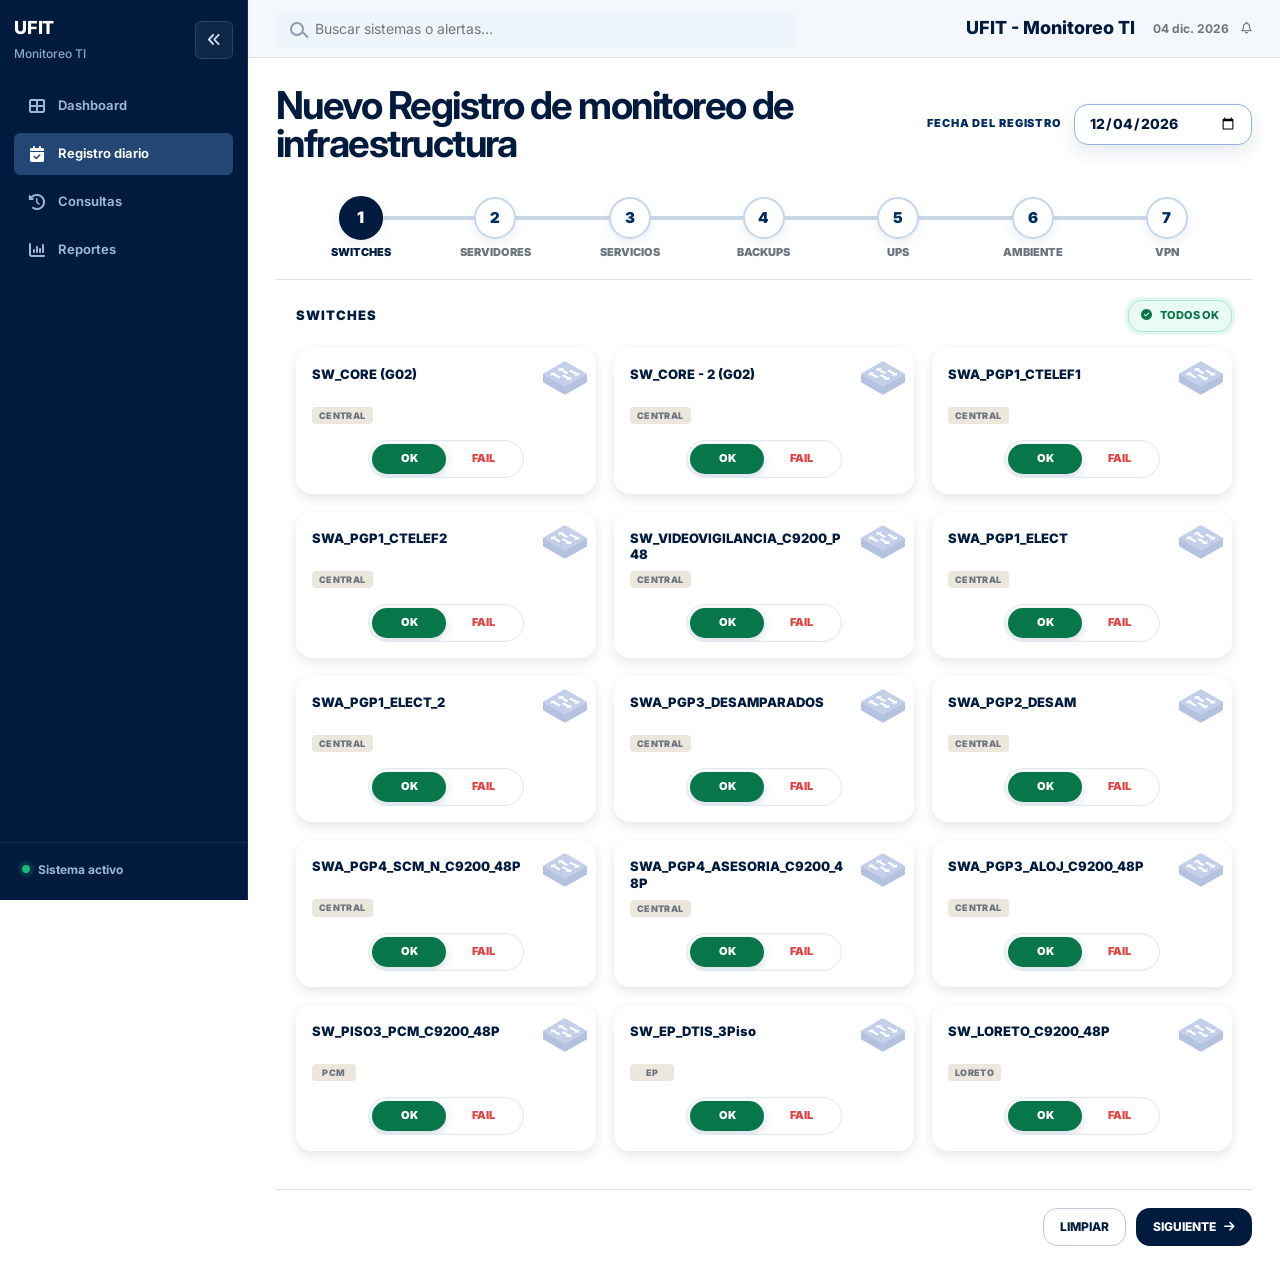
<file: frontend/ingresar.html>
<!doctype html>
<html lang="es">
<head>
  <meta charset="utf-8">
  <meta name="viewport" content="width=device-width, initial-scale=1">
  <title>Registro diario - Monitoreo TI</title>
  <meta http-equiv="refresh" content="0; url=./index.html#/registro">
</head>
<body>
  <p>Redirigiendo al registro diario...</p>
  <script>window.location.replace("./index.html#/registro");</script>
</body>
</html>
</file>
